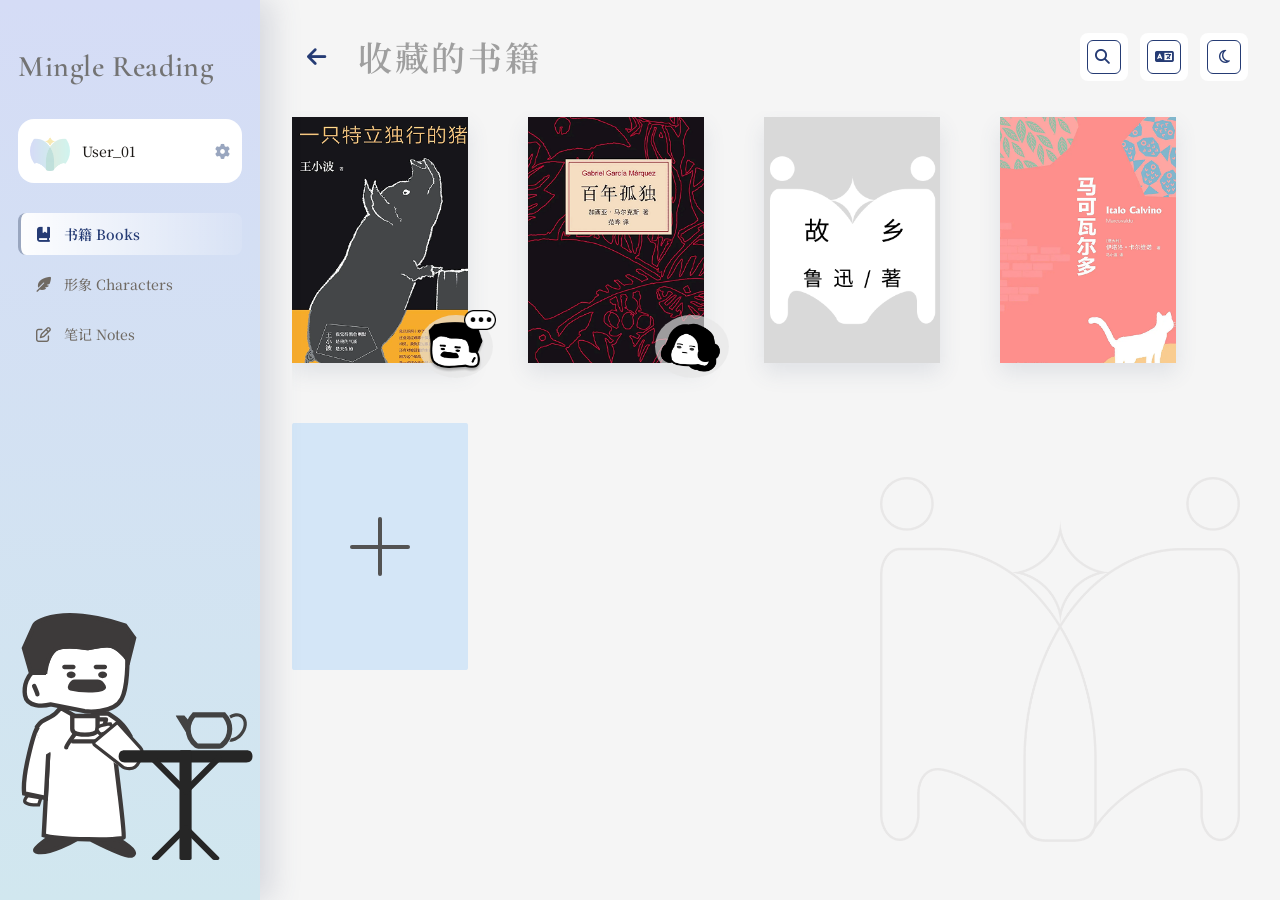
<file: frontend/favorites.html>
<!DOCTYPE html>
<html lang="zh-CN">
<head>
  <meta charset="UTF-8" />
  <meta name="viewport" content="width=device-width, initial-scale=1.0" />
  <title>收藏的书籍 - Mingle Reading</title>
  <link rel="preconnect" href="https://fonts.googleapis.com" />
  <link rel="preconnect" href="https://fonts.gstatic.com" crossorigin />
  <link href="https://fonts.googleapis.com/css2?family=Cormorant+Garamond:wght@500;600&family=Noto+Serif+SC:wght@400;500;600&display=swap" rel="stylesheet" />
  <link rel="stylesheet" href="https://cdnjs.cloudflare.com/ajax/libs/font-awesome/6.5.1/css/all.min.css" />
  <style>
    :root {
      --primary: #C5DAF2;
      --sidebar-start: #D5DCF6;
      --sidebar-end: #D1E7EF;
      --active-text: #253B74;
      --active-border: #99A6BF;
      --text-primary: #1E1B18;
      --text-secondary: #706A63;
      --text-light: #B7B0A7;
      --page-bg: #F9F7F5;
      --surface: #FFFFFF;
      --hover: #A5B6CF;
      --placeholder: #E9E5DF;
    }

    * {
      box-sizing: border-box;
    }

    html {
      scrollbar-color: #99A6BF #ECE8E3;
      scrollbar-width: thin;
    }

    body {
      margin: 0;
      min-height: 100vh;
      overflow: visible;
      background: #F5F5F5;
      color: var(--text-primary);
      font-family: "Noto Serif SC", "Cormorant Garamond", Georgia, serif;
      font-weight: 400;
    }

    body::-webkit-scrollbar {
      width: 12px;
    }

    body::-webkit-scrollbar-track {
      background: #F5F5F5;
    }

    body::-webkit-scrollbar-thumb {
      background: #99A6BF;
      border: 3px solid #ECE8E3;
      border-radius: 999px;
    }

    .app {
      display: flex;
      width: 100vw;
      height: 100vh;
      margin: 0;
      background: var(--page-bg);
      overflow: hidden;
    }

    .sidebar {
      position: sticky;
      top: 0;
      z-index: 2;
      display: flex;
      flex: 0 0 260px;
      flex-direction: column;
      height: 100vh;
      padding: 24px 18px 20px;
      background: linear-gradient(180deg, var(--sidebar-start) 0%, var(--sidebar-end) 100%);
      box-shadow: 12px 0 28px rgba(77, 88, 124, 0.18);
    }

    .logo {
      margin: 0 0 34px;
      padding-top: 24px;
      color: #737373;
      font-family: "Cormorant Garamond", "Noto Serif SC", serif;
      font-size: 30px;
      font-weight: 600;
      letter-spacing: 0.02em;
    }

    .user-card {
      display: flex;
      align-items: center;
      gap: 12px;
      margin-bottom: 30px;
      padding: 12px;
      border-radius: 16px;
      background: #FFFFFF;
      color: var(--text-primary);
      text-decoration: none;
      cursor: pointer;
      transition: transform 0.2s ease, box-shadow 0.2s ease;
    }

    .user-card:hover {
      box-shadow: 0 8px 20px rgba(77, 88, 124, 0.12);
      transform: translateY(-1px);
    }

    .avatar {
      display: block;
      width: 40px;
      height: 40px;
      border-radius: 50%;
      object-fit: cover;
      background: #FFFFFF;
    }

    .username {
      margin: 0;
      color: var(--text-primary);
      font-size: 14px;
      font-weight: 500;
    }

    .settings-icon {
      margin-left: auto;
      color: #99A6BF;
      font-size: 15px;
    }

    .nav-block {
      display: grid;
      gap: 8px;
      margin-bottom: 26px;
    }

    .nav-item {
      display: flex;
      align-items: center;
      gap: 12px;
      min-height: 42px;
      padding: 0 13px;
      border-left: 3px solid transparent;
      border-radius: 8px;
      color: var(--text-secondary);
      font-size: 14px;
      font-weight: 500;
      text-decoration: none;
      cursor: pointer;
      transition: background 0.2s ease, color 0.2s ease, transform 0.2s ease;
    }

    .nav-item:hover,
    .nav-item.active {
      background: linear-gradient(90deg, rgba(255, 255, 255, 0.95), rgba(255, 255, 255, 0.1));
      color: var(--active-text);
    }

    .nav-item:hover {
      transform: translateX(2px);
    }

    .nav-item.active {
      border-left-color: var(--active-border);
      font-weight: 600;
    }

    .nav-item i {
      width: 18px;
      text-align: center;
      color: currentColor;
      font-size: 15px;
    }

    .section-title {
      margin: 0 0 12px 16px;
      color: rgba(37, 59, 116, 0.68);
      font-size: 12px;
      font-weight: 600;
      letter-spacing: 1px;
    }

    .mascot {
      display: grid;
      width: 100%;
      min-height: 33vh;
      max-height: 33vh;
      margin-top: auto;
      place-items: center;
      overflow: visible;
    }

    .mascot img {
      width: min(245px, 110%);
      height: auto;
      object-fit: contain;
    }

    .main {
      position: relative;
      display: flex;
      flex: 1;
      flex-direction: column;
      height: 100vh;
      min-width: 0;
      padding: 32px;
      overflow: hidden;
      background: #F5F5F5;
    }

    .main-header {
      position: relative;
      z-index: 3;
      flex: 0 0 auto;
      display: flex;
      justify-content: space-between;
      align-items: center;
      gap: 24px;
      margin-bottom: 30px;
    }

    .page-title {
      margin: 0;
      color: #9F9F9F;
      font-size: 34px;
      font-weight: 600;
      letter-spacing: 0.08em;
    }

    .main-actions {
      display: flex;
      align-items: center;
      gap: 12px;
    }

    .action-button,
    .search-control {
      position: relative;
      display: flex;
      align-items: center;
      justify-content: center;
      width: 48px;
      height: 48px;
      border: 0;
      border-radius: 8px;
      background: #FFFFFF;
      color: var(--active-text);
      cursor: pointer;
      transition: width 0.24s ease, box-shadow 0.2s ease, transform 0.2s ease;
    }

    .action-button::before,
    .search-control::before {
      position: absolute;
      inset: 7px;
      border: 1px solid var(--active-text);
      border-radius: 6px;
      content: "";
      pointer-events: none;
    }

    .action-button:hover,
    .search-control:hover,
    .search-control:focus-within {
      box-shadow: 4px 6px 14px rgba(77, 88, 124, 0.12);
      transform: translateY(-1px);
    }

    .search-control {
      overflow: hidden;
    }

    .search-control:hover,
    .search-control:focus-within {
      justify-content: flex-start;
      width: 260px;
      padding: 0 18px;
    }

    .search-control i,
    .action-button i {
      z-index: 1;
      color: var(--active-text);
      font-size: 15px;
    }

    .search-input {
      z-index: 1;
      width: 0;
      border: 0;
      outline: 0;
      background: transparent;
      color: var(--text-primary);
      font: inherit;
      font-size: 15px;
      opacity: 0;
      cursor: text;
      transition: width 0.2s ease, margin 0.2s ease, opacity 0.2s ease;
    }

    .search-control:hover .search-input,
    .search-control:focus-within .search-input {
      width: 180px;
      margin-left: 10px;
      opacity: 1;
    }

    .search-input::placeholder {
      color: #B7B0A7;
    }

    .main-watermark {
      position: absolute;
      right: 40px;
      bottom: 32px;
      z-index: 0;
      display: grid;
      width: min(360px, 42vw);
      aspect-ratio: 1 / 1.16;
      place-items: center;
      color: rgba(37, 59, 116, 0.12);
      pointer-events: none;
    }

    .main-watermark img {
      width: 100%;
      height: auto;
      object-fit: contain;
    }

    .card-scroll {
      position: relative;
      z-index: 1;
      flex: 1;
      min-height: 0;
      overflow-y: auto;
      padding: 0 72px 48px 0;
      scrollbar-color: #99A6BF rgba(255, 255, 255, 0.5);
      scrollbar-width: thin;
    }

    .card-scroll::-webkit-scrollbar {
      width: 10px;
    }

    .card-scroll::-webkit-scrollbar-track {
      background: rgba(255, 255, 255, 0.5);
      border-radius: 999px;
    }

    .card-scroll::-webkit-scrollbar-thumb {
      background: #99A6BF;
      border: 2px solid rgba(255, 255, 255, 0.5);
      border-radius: 999px;
    }

    .card-grid {
      display: grid;
      grid-template-columns: repeat(2, minmax(0, 1fr));
      gap: 120px;
      width: min(100%, 1300px);
      margin: 0 auto;
    }

    .create-card {
      display: grid;
      place-items: center;
      background: #FFFFFF;
    }

    .create-card::after {
      display: none;
    }

    .create-plus {
      color: var(--active-text);
      font-size: 76px;
      font-weight: 400;
      line-height: 1;
    }

    .favorite-heading {
      display: flex;
      align-items: center;
      gap: 18px;
      min-width: 0;
    }

    .back-arrow {
      display: inline-flex;
      align-items: center;
      justify-content: center;
      width: 48px;
      height: 48px;
      border-radius: 8px;
      color: var(--active-text);
      text-decoration: none;
      transition: background 0.2s ease, transform 0.2s ease;
    }

    .back-arrow:hover {
      background: rgba(255, 255, 255, 0.78);
      transform: translateX(-2px);
    }

    .back-arrow i {
      font-size: 22px;
    }

    .book-grid {
      display: grid;
      grid-template-columns: repeat(4, minmax(0, 1fr));
      gap: 60px;
      width: min(100%, 1100px);
      margin: 0 auto;
      padding-top: 6px;
    }

    .book-card {
      position: relative;
      display: block;
      width: 100%;
      aspect-ratio: 3 / 4.2;
      overflow: visible;
      border: 0;
      border-radius: 2px;
      background: #D4E6F7;
      box-shadow: 0 10px 22px rgba(77, 88, 124, 0.12);
      padding: 0;
      cursor: pointer;
      text-decoration: none;
      transition: transform 0.2s ease, box-shadow 0.2s ease;
    }

    .book-card:hover {
      box-shadow: 0 14px 28px rgba(77, 88, 124, 0.16);
      transform: translateY(-2px);
    }

    .book-cover {
      display: block;
      width: 100%;
      height: 100%;
      object-fit: cover;
    }

    .book-badge {
      position: absolute;
      right: -14%;
      bottom: -6%;
      z-index: 2;
      display: grid;
      width: 42%;
      aspect-ratio: 117.54 / 100.5;
      place-items: center;
      border-radius: 50%;
      background: rgba(231, 231, 231, 0.65);
    }

    .book-badge img {
      width: 85%;
      height: 85%;
      object-fit: contain;
    }

    .book-badge .book-badge-notification {
      position: absolute;
      top: -8%;
      right: -4%;
      z-index: 3;
      width: 42.5%;
      height: auto;
      object-fit: contain;
      pointer-events: none;
    }

    .new-book-card {
      display: grid;
      place-items: center;
      box-shadow: none;
    }

    .new-book-card::before,
    .new-book-card::after {
      grid-area: 1 / 1;
      display: block;
      border-radius: 999px;
      background: #535353;
      content: "";
    }

    .new-book-card::before {
      width: 34%;
      height: 4px;
    }

    .new-book-card::after {
      width: 4px;
      height: 24%;
    }

    .bottom-tabs {
      display: none;
    }

    @media (max-width: 1023px) {
      .app {
        width: 100%;
        aspect-ratio: auto;
      }

      .sidebar {
        flex-basis: 80px;
        padding: 24px 12px 18px;
      }

      .logo {
        text-align: center;
        font-size: 20px;
        line-height: 1;
      }

      .logo-text,
      .user-info,
      .nav-label,
      .section-title {
        display: none;
      }

      .user-card,
      .nav-item {
        justify-content: center;
        padding-right: 0;
        padding-left: 0;
      }

      .user-card {
        width: 54px;
        height: 54px;
        margin-right: auto;
        margin-left: auto;
      }

      .settings-icon {
        display: none;
      }

      .nav-item i {
        width: auto;
      }

      .mascot {
        min-height: 28vh;
      }

      .page-title {
        font-size: 30px;
      }

      .book-grid {
        grid-template-columns: repeat(3, minmax(0, 1fr));
        gap: 34px;
      }
    }

    @media (max-width: 767px) {
      .app {
        display: block;
        padding-bottom: 76px;
      }

      .sidebar {
        display: none;
      }

      .main {
        padding: 24px 18px;
      }

      .main-header {
        align-items: flex-start;
        gap: 16px;
      }

      .main-actions {
        gap: 8px;
      }

      .action-button,
      .search-control {
        width: 44px;
        height: 44px;
      }

      .search-control:hover,
      .search-control:focus-within {
        width: min(220px, calc(100vw - 132px));
      }

      .search-control:hover .search-input,
      .search-control:focus-within .search-input {
        width: 145px;
      }

      .card-grid {
        grid-template-columns: 1fr;
      }

      .book-grid {
        grid-template-columns: repeat(2, minmax(0, 1fr));
        gap: 24px;
        width: min(100%, 420px);
      }

      .favorite-heading {
        gap: 10px;
      }

      .back-arrow {
        width: 44px;
        height: 44px;
      }

      .category-card {
        aspect-ratio: 20 / 11;
      }

      .bottom-tabs {
        position: fixed;
        right: 0;
        bottom: 0;
        left: 0;
        z-index: 10;
        display: grid;
        grid-template-columns: repeat(3, 1fr);
        width: min(1440px, 100%);
        margin: 0 auto;
        padding: 9px 12px 11px;
        border-top: 1px solid rgba(153, 166, 191, 0.35);
        background: #FFFFFF;
      }

      .tab-item {
        display: grid;
        gap: 4px;
        place-items: center;
        border: 0;
        background: transparent;
        color: var(--text-secondary);
        font: inherit;
        font-size: 11px;
        cursor: pointer;
      }

      .tab-item i {
        font-size: 17px;
      }

      .tab-item.active {
        color: var(--active-text);
      }
    }
  </style>
</head>
<body>
  <div class="app">
    <aside class="sidebar" aria-label="侧边栏导航">
      <h1 class="logo"><span class="logo-text">Mingle Reading</span></h1>

      <a class="user-card" href="user-settings.html" aria-label="进入用户设置页面">
        <img class="avatar" src="logo1.png" alt="用户头像" />
        <div class="user-info">
          <p class="username">User_01</p>
        </div>
        <i class="settings-icon fa-solid fa-gear" aria-hidden="true"></i>
      </a>

      <nav class="nav-block" aria-label="主菜单">
        <a class="nav-item active" href="#"><i class="fa-solid fa-book-bookmark"></i><span class="nav-label">书籍 Books</span></a>
        <a class="nav-item" href="role.html?mode=profile"><i class="fa-solid fa-feather-pointed"></i><span class="nav-label">形象 Characters</span></a>
        <a class="nav-item" href="#"><i class="fa-regular fa-pen-to-square"></i><span class="nav-label">笔记 Notes</span></a>
      </nav>

      <div class="mascot" aria-label="简笔画吉祥物占位图">
        <img src="waitingMascot_Luxun.svg" alt="等待吉祥物" />
      </div>
    </aside>

    <main class="main">
      <header class="main-header" aria-label="收藏的书籍工具栏">
        <div class="favorite-heading">
          <a class="back-arrow" href="index.html" aria-label="返回首页">
            <i class="fa-solid fa-arrow-left" aria-hidden="true"></i>
          </a>
          <h1 class="page-title">收藏的书籍</h1>
        </div>
        <div class="main-actions">
          <label class="search-control" aria-label="查找收藏的书籍">
            <i class="fa-solid fa-magnifying-glass" aria-hidden="true"></i>
            <input class="search-input" type="search" placeholder="查找收藏的书籍" />
          </label>
          <button class="action-button" type="button" aria-label="切换语言">
            <i class="fa-solid fa-language" aria-hidden="true"></i>
          </button>
          <button class="action-button" type="button" aria-label="切换深夜或白昼模式">
            <i class="fa-regular fa-moon" aria-hidden="true"></i>
          </button>
        </div>
      </header>

      <div class="main-watermark" aria-hidden="true">
        <img src="watermark.png" alt="" />
      </div>

      <div class="card-scroll">
        <section class="book-grid" aria-label="收藏的书籍">
          <a class="book-card" href="aPig.html" aria-label="特立独行的猪">
            <img class="book-cover" src="bookCover_aPig.png" alt="特立独行的猪书籍封面" />
            <span class="book-badge" aria-hidden="true">
              <img src="bookCornerBadge_Luxun.png" alt="" />
              <img class="book-badge-notification" src="bookBadgeNotification.png" alt="" />
            </span>
          </a>
          <a class="book-card" href="100yrs.html" aria-label="百年孤独">
            <img class="book-cover" src="bookCover_100yrsofSolitude.png" alt="百年孤独书籍封面" />
            <span class="book-badge" aria-hidden="true">
              <img src="bookCornerBadge_Eileen.png" alt="" />
            </span>
          </a>
          <article class="book-card" aria-label="故乡">
            <img class="book-cover" src="bookCover_Guxiang.png" alt="故乡书籍封面" />
          </article>
          <article class="book-card" aria-label="马可瓦多">
            <img class="book-cover" src="bookCover_MarcoValdo.png" alt="马可瓦多书籍封面" />
          </article>
          <button class="book-card new-book-card" type="button" aria-label="上传本地书籍" data-upload-book-trigger></button>
          <input type="file" data-upload-book-input accept=".txt,.pdf,.epub" hidden />
        </section>
      </div>
    </main>
  </div>

  <script>
    async function fetchJSON(url, options = {}) {
      const response = await fetch(url, options);
      if (!response.ok) {
        throw new Error(`Request failed: ${response.status}`);
      }
      return response.json();
    }

    function setUploadStatus(text) {
      const button = document.querySelector("[data-upload-book-trigger]");
      button.setAttribute("aria-label", text);
      button.title = text;
    }

    async function pollUploadJob(jobId) {
      let current = await fetchJSON(`/api/upload-jobs/${encodeURIComponent(jobId)}`);
      while (current.status !== "completed" && current.status !== "failed") {
        setUploadStatus(current.message || current.title || "正在处理上传文件...");
        await new Promise((resolve) => window.setTimeout(resolve, 1200));
        current = await fetchJSON(`/api/upload-jobs/${encodeURIComponent(jobId)}`);
      }
      if (current.status === "failed") {
        throw new Error(current.error || current.message || "上传处理失败");
      }
      return current.result || current;
    }

    async function uploadSelectedBook(file) {
      if (!file) return;
      const button = document.querySelector("[data-upload-book-trigger]");
      button.disabled = true;
      setUploadStatus("正在上传本地书籍...");

      try {
        const body = new FormData();
        body.append("file", file);
        const job = await fetchJSON("/api/upload-jobs", {
          method: "POST",
          body,
        });
        const result = await pollUploadJob(job.job_id);
        const bookId = result.book_id || result.result?.book_id || result.book?.book_id;
        if (!bookId) {
          throw new Error("上传完成，但没有返回 book_id");
        }
        window.localStorage.setItem("mingle:selectedBookId", bookId);
        window.location.href = `role.html?mode=reader&return=favorites.html&book_id=${encodeURIComponent(bookId)}`;
      } catch (error) {
        console.error(error);
        setUploadStatus(`上传失败：${error.message}`);
      } finally {
        button.disabled = false;
      }
    }

    document.querySelector("[data-upload-book-trigger]").addEventListener("click", () => {
      document.querySelector("[data-upload-book-input]").click();
    });

    document.querySelector("[data-upload-book-input]").addEventListener("change", (event) => {
      uploadSelectedBook(event.target.files[0]).catch((error) => console.error(error));
      event.target.value = "";
    });
  </script>

  <nav class="bottom-tabs" aria-label="移动端底部导航">
    <button class="tab-item active" type="button"><i class="fa-solid fa-book-bookmark"></i><span>书籍</span></button>
    <button class="tab-item" type="button"><i class="fa-solid fa-feather-pointed"></i><span>形象</span></button>
    <button class="tab-item" type="button"><i class="fa-regular fa-pen-to-square"></i><span>笔记</span></button>
  </nav>
</body>
</html>
</file>
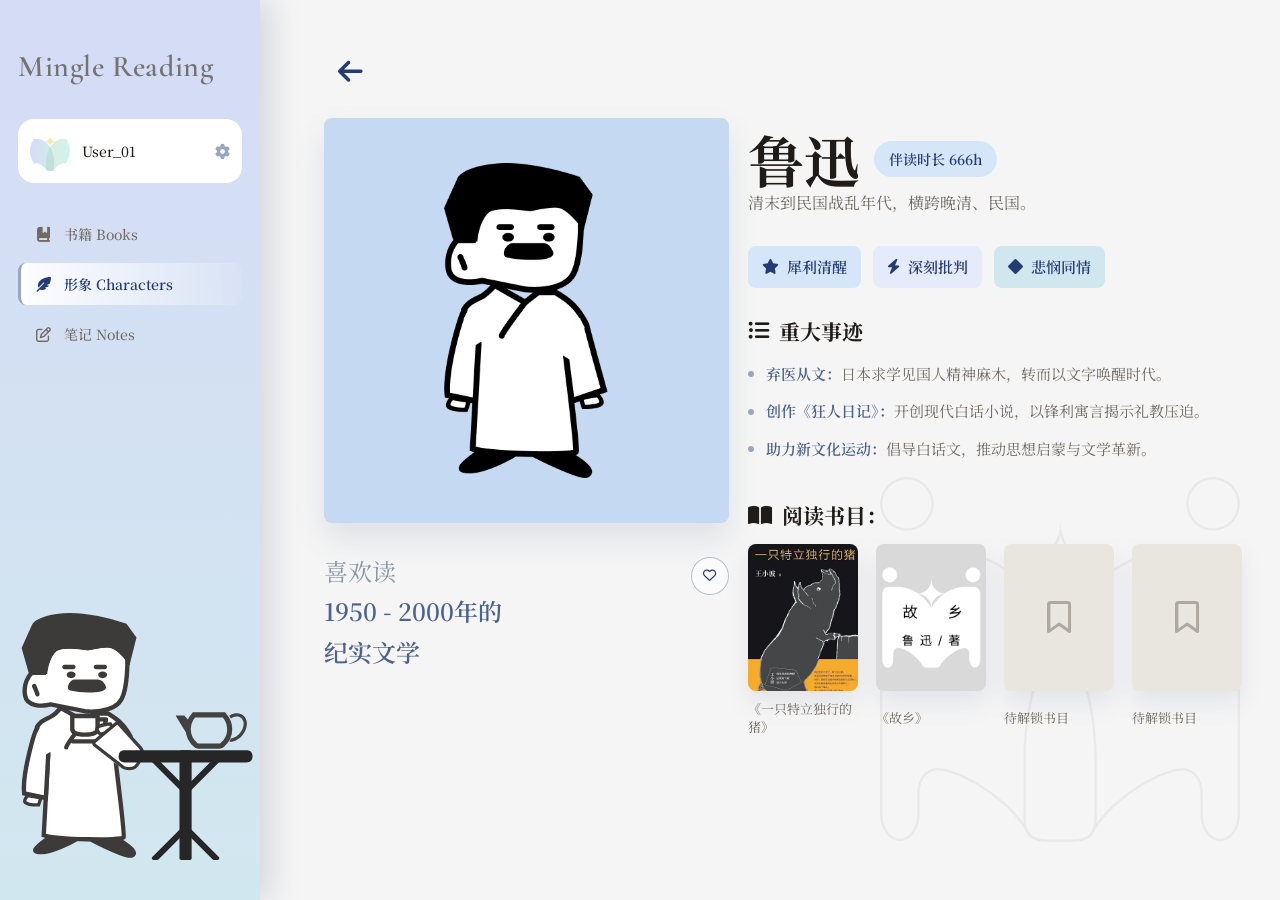
<file: frontend/Luxun.html>
<!DOCTYPE html>
<html lang="zh-CN">
<head>
  <meta charset="UTF-8" />
  <meta name="viewport" content="width=device-width, initial-scale=1.0" />
  <title>鲁迅 - Mingle Reading</title>
  <link rel="preconnect" href="https://fonts.googleapis.com" />
  <link rel="preconnect" href="https://fonts.gstatic.com" crossorigin />
  <link href="https://fonts.googleapis.com/css2?family=Cormorant+Garamond:wght@500;600&family=Noto+Serif+SC:wght@400;500;600&display=swap" rel="stylesheet" />
  <link rel="stylesheet" href="https://cdnjs.cloudflare.com/ajax/libs/font-awesome/6.5.1/css/all.min.css" />
  <style>
    :root {
      --primary: #C5DAF2;
      --sidebar-start: #D5DCF6;
      --sidebar-end: #D1E7EF;
      --active-text: #253B74;
      --active-border: #99A6BF;
      --text-primary: #1E1B18;
      --text-secondary: #706A63;
      --text-light: #B7B0A7;
      --page-bg: #F9F7F5;
      --surface: #FFFFFF;
      --hover: #A5B6CF;
    }

    * {
      box-sizing: border-box;
    }

    html,
    body {
      margin: 0;
      min-height: 100%;
    }

    body {
      min-height: 100vh;
      overflow: hidden;
      background: #F5F5F5;
      color: var(--text-primary);
      font-family: "Noto Serif SC", "Cormorant Garamond", Georgia, serif;
      font-weight: 400;
    }

    .app {
      display: flex;
      width: 100vw;
      height: 100vh;
      background: var(--page-bg);
      overflow: hidden;
    }

    .sidebar {
      position: sticky;
      top: 0;
      z-index: 2;
      display: flex;
      flex: 0 0 260px;
      flex-direction: column;
      height: 100vh;
      padding: 24px 18px 20px;
      background: linear-gradient(180deg, var(--sidebar-start) 0%, var(--sidebar-end) 100%);
      box-shadow: 12px 0 28px rgba(77, 88, 124, 0.18);
    }

    .logo {
      margin: 0 0 34px;
      padding-top: 24px;
      color: #737373;
      font-family: "Cormorant Garamond", "Noto Serif SC", serif;
      font-size: 30px;
      font-weight: 600;
      letter-spacing: 0.02em;
    }

    .user-card {
      display: flex;
      align-items: center;
      gap: 12px;
      margin-bottom: 30px;
      padding: 12px;
      border-radius: 16px;
      background: #FFFFFF;
      color: var(--text-primary);
      text-decoration: none;
      cursor: pointer;
      transition: box-shadow 0.2s ease, transform 0.2s ease;
    }

    .user-card:hover {
      box-shadow: 0 8px 20px rgba(77, 88, 124, 0.12);
      transform: translateY(-1px);
    }

    .avatar {
      display: block;
      width: 40px;
      height: 40px;
      border-radius: 50%;
      object-fit: cover;
      background: #FFFFFF;
    }

    .username {
      margin: 0;
      color: var(--text-primary);
      font-size: 14px;
      font-weight: 500;
    }

    .settings-icon {
      margin-left: auto;
      color: #99A6BF;
      font-size: 15px;
    }

    .nav-block {
      display: grid;
      gap: 8px;
      margin-bottom: 26px;
    }

    .nav-item {
      display: flex;
      align-items: center;
      gap: 12px;
      min-height: 42px;
      padding: 0 13px;
      border-left: 3px solid transparent;
      border-radius: 8px;
      color: var(--text-secondary);
      font-size: 14px;
      font-weight: 500;
      text-decoration: none;
      cursor: pointer;
      transition: background 0.2s ease, color 0.2s ease, transform 0.2s ease;
    }

    .nav-item:hover,
    .nav-item.active {
      background: linear-gradient(90deg, rgba(255, 255, 255, 0.95), rgba(255, 255, 255, 0.1));
      color: var(--active-text);
    }

    .nav-item:hover {
      transform: translateX(2px);
    }

    .nav-item.active {
      border-left-color: var(--active-border);
      font-weight: 600;
    }

    .nav-item i {
      width: 18px;
      text-align: center;
      color: currentColor;
      font-size: 15px;
    }

    .mascot {
      display: grid;
      width: 100%;
      min-height: 33vh;
      max-height: 33vh;
      margin-top: auto;
      place-items: center;
      overflow: visible;
    }

    .mascot img {
      width: min(245px, 110%);
      height: auto;
      object-fit: contain;
    }

    .main {
      position: relative;
      display: flex;
      flex: 1 1 auto;
      flex-direction: column;
      height: 100vh;
      min-width: 0;
      overflow-y: auto;
      padding: clamp(42px, 5vw, 72px);
      background: #F5F5F5;
    }

    .main-back-arrow {
      position: relative;
      z-index: 3;
      display: grid;
      width: 52px;
      height: 52px;
      flex: 0 0 auto;
      place-items: center;
      margin: -18px 0 20px;
      border-radius: 8px;
      color: var(--active-text);
      text-decoration: none;
      transition: background 0.2s ease, transform 0.2s ease;
    }

    .main-back-arrow:hover {
      background: rgba(255, 255, 255, 0.78);
      transform: translateX(-2px);
    }

    .main-back-arrow i {
      font-size: 28px;
    }

    .main-watermark {
      position: fixed;
      right: 40px;
      bottom: 32px;
      z-index: 0;
      display: grid;
      width: min(360px, 38vw);
      aspect-ratio: 1 / 1.16;
      place-items: center;
      pointer-events: none;
      opacity: 0.8;
    }

    .main-watermark img {
      width: 100%;
      height: auto;
      object-fit: contain;
    }

    .profile-layout {
      position: relative;
      z-index: 1;
      display: grid;
      width: min(100%, 1180px);
      min-height: calc(100vh - 144px);
      grid-template-columns: minmax(260px, 360px) minmax(0, 1fr);
      gap: clamp(36px, 5vw, 72px);
      align-items: start;
      margin: 0 auto;
    }

    .left-profile {
      display: grid;
      gap: 28px;
      align-content: start;
    }

    .avatar-panel {
      display: grid;
      aspect-ratio: 1 / 1;
      place-items: center;
      border-radius: 8px;
      background: #C5DAF2;
      box-shadow: 0 16px 32px rgba(77, 88, 124, 0.12);
    }

    .avatar-panel img {
      width: min(62%, 210px);
      max-height: 78%;
      object-fit: contain;
    }

    .preference {
      position: relative;
      padding-right: 48px;
      color: #8A97AA;
      font-size: clamp(18px, 2vw, 24px);
      line-height: 1.7;
    }

    .preference p {
      margin: 0;
    }

    .preference strong {
      color: #4D638D;
      font-weight: 600;
    }

    .heart-button {
      position: absolute;
      top: 6px;
      right: 0;
      display: grid;
      width: 38px;
      height: 38px;
      place-items: center;
      border: 1px solid rgba(37, 59, 116, 0.32);
      border-radius: 50%;
      background: rgba(255, 255, 255, 0.62);
      color: var(--active-text);
      cursor: pointer;
    }

    .right-profile {
      display: grid;
      gap: 28px;
      padding-top: 12px;
    }

    .profile-heading {
      display: flex;
      align-items: center;
      gap: 14px;
      flex-wrap: wrap;
    }

    .profile-heading h1 {
      margin: 0;
      color: var(--text-primary);
      font-size: clamp(34px, 5vw, 56px);
      font-weight: 700;
      line-height: 1.05;
    }

    .duration-tag {
      display: inline-flex;
      align-items: center;
      min-height: 36px;
      border-radius: 999px;
      padding: 7px 15px;
      background: #D4E6F7;
      color: var(--active-text);
      font-size: 14px;
      font-weight: 600;
    }

    .intro {
      margin: 0;
      color: var(--text-secondary);
      font-size: 16px;
      line-height: 1.8;
    }

    .style-tags {
      display: flex;
      flex-wrap: wrap;
      gap: 12px;
    }

    .style-tag {
      display: inline-flex;
      min-height: 42px;
      align-items: center;
      gap: 8px;
      border-radius: 8px;
      padding: 10px 14px;
      color: var(--active-text);
      font-size: 15px;
      font-weight: 600;
    }

    .style-tag:nth-child(1) {
      background: #D4E6F7;
    }

    .style-tag:nth-child(2) {
      background: #E6EBFB;
    }

    .style-tag:nth-child(3) {
      background: #D1E7EF;
    }

    .section-title {
      display: flex;
      align-items: center;
      gap: 10px;
      margin: 0 0 14px;
      color: var(--text-primary);
      font-size: 21px;
      font-weight: 700;
    }

    .deeds {
      margin: 0;
      padding: 0;
      list-style: none;
      color: var(--text-secondary);
      font-size: 15px;
      line-height: 1.9;
    }

    .deeds li {
      position: relative;
      margin-bottom: 9px;
      padding-left: 18px;
    }

    .deeds li::before {
      position: absolute;
      top: 0.78em;
      left: 0;
      width: 6px;
      height: 6px;
      border-radius: 50%;
      background: var(--active-border);
      content: "";
    }

    .deeds strong {
      color: #4D638D;
      font-weight: 600;
    }

    .book-row {
      display: grid;
      grid-template-columns: repeat(4, minmax(110px, 1fr));
      gap: 18px;
      max-width: 720px;
    }

    .book-item {
      display: grid;
      gap: 9px;
    }

    .book-cover {
      display: grid;
      aspect-ratio: 3 / 4;
      place-items: center;
      border-radius: 8px;
      background: #E9E5DF;
      overflow: hidden;
      box-shadow: 0 12px 24px rgba(77, 88, 124, 0.1);
    }

    .book-cover img {
      width: 100%;
      height: 100%;
      object-fit: cover;
    }

    .book-placeholder {
      color: #AFA8A0;
      font-size: 32px;
    }

    .book-name {
      margin: 0;
      color: var(--text-secondary);
      font-size: 13px;
      line-height: 1.4;
    }

    .bottom-tabs {
      display: none;
    }

    @media (max-width: 980px) {
      body {
        overflow-y: auto;
      }

      .app {
        min-height: 100vh;
        height: auto;
      }

      .sidebar {
        flex-basis: 80px;
        padding: 24px 12px 18px;
      }

      .logo {
        text-align: center;
        font-size: 20px;
        line-height: 1;
      }

      .logo-text,
      .user-info,
      .settings-icon,
      .nav-label,
      .section-title {
        display: none;
      }

      .user-card,
      .nav-item {
        justify-content: center;
        padding-right: 0;
        padding-left: 0;
      }

      .user-card {
        width: 54px;
        height: 54px;
        margin-right: auto;
        margin-left: auto;
      }

      .settings-icon {
        display: none;
      }

      .nav-item i {
        width: auto;
      }

      .mascot {
        min-height: 28vh;
      }

      .profile-layout {
        grid-template-columns: 1fr;
      }
    }

    @media (max-width: 720px) {
      .app {
        display: block;
        padding-bottom: 72px;
      }

      .sidebar {
        display: none;
      }

      .main {
        min-height: 100vh;
        padding: 24px 18px 42px;
      }

      .main-watermark {
        right: 18px;
        bottom: 84px;
        width: 74vw;
      }

      .book-row {
        grid-template-columns: repeat(2, minmax(0, 1fr));
      }

      .bottom-tabs {
        position: fixed;
        right: 0;
        bottom: 0;
        left: 0;
        z-index: 10;
        display: grid;
        grid-template-columns: repeat(3, 1fr);
        min-height: 64px;
        background: #FFFFFF;
        box-shadow: 0 -8px 22px rgba(77, 88, 124, 0.12);
      }

      .tab-item {
        display: grid;
        place-items: center;
        gap: 3px;
        border: 0;
        background: transparent;
        color: var(--text-secondary);
        font: inherit;
        font-size: 11px;
      }

      .tab-item i {
        font-size: 17px;
      }

      .tab-item.active {
        color: var(--active-text);
      }
    }
  </style>
</head>
<body>
  <div class="app">
    <aside class="sidebar" aria-label="侧边栏导航">
      <h1 class="logo"><span class="logo-text">Mingle Reading</span></h1>

      <a class="user-card" href="user-settings.html" aria-label="进入用户设置页面">
        <img class="avatar" src="logo1.png" alt="用户头像" />
        <div class="user-info">
          <p class="username">User_01</p>
        </div>
        <i class="settings-icon fa-solid fa-gear" aria-hidden="true"></i>
      </a>

      <nav class="nav-block" aria-label="主菜单">
        <a class="nav-item" href="index.html"><i class="fa-solid fa-book-bookmark"></i><span class="nav-label">书籍 Books</span></a>
        <a class="nav-item active" href="role.html?mode=profile"><i class="fa-solid fa-feather-pointed"></i><span class="nav-label">形象 Characters</span></a>
        <a class="nav-item" href="#"><i class="fa-regular fa-pen-to-square"></i><span class="nav-label">笔记 Notes</span></a>
      </nav>

      <div class="mascot" aria-label="简笔画吉祥物占位图">
        <img src="waitingMascot_Luxun.svg" alt="等待吉祥物" />
      </div>
    </aside>

    <main class="main">
      <a class="main-back-arrow" href="role.html?mode=profile" aria-label="返回形象选择页面">
        <i class="fa-solid fa-arrow-left" aria-hidden="true"></i>
      </a>

      <div class="main-watermark" aria-hidden="true">
        <img src="watermark.png" alt="" />
      </div>

      <section class="profile-layout" aria-label="鲁迅形象介绍">
        <aside class="left-profile">
          <div class="avatar-panel" aria-label="鲁迅形象">
            <img src="celebrity_Luxun.png" alt="鲁迅形象" />
          </div>

          <div class="preference">
            <p>喜欢读</p>
            <p><strong>1950 - 2000年的</strong></p>
            <p><strong>纪实文学</strong></p>
            <button class="heart-button" type="button" aria-label="收藏鲁迅形象">
              <i class="fa-regular fa-heart" aria-hidden="true"></i>
            </button>
          </div>
        </aside>

        <section class="right-profile">
          <div>
            <div class="profile-heading">
              <h1>鲁迅</h1>
              <span class="duration-tag">伴读时长 666h</span>
            </div>
            <p class="intro">清末到民国战乱年代，横跨晚清、民国。</p>
          </div>

          <div class="style-tags" aria-label="人物风格标签">
            <span class="style-tag"><i class="fa-solid fa-star" aria-hidden="true"></i>犀利清醒</span>
            <span class="style-tag"><i class="fa-solid fa-bolt" aria-hidden="true"></i>深刻批判</span>
            <span class="style-tag"><i class="fa-solid fa-diamond" aria-hidden="true"></i>悲悯同情</span>
          </div>

          <section aria-label="重大事迹">
            <h2 class="section-title"><i class="fa-solid fa-list-ul" aria-hidden="true"></i>重大事迹</h2>
            <ul class="deeds">
              <li><strong>弃医从文：</strong>日本求学见国人精神麻木，转而以文字唤醒时代。</li>
              <li><strong>创作《狂人日记》：</strong>开创现代白话小说，以锋利寓言揭示礼教压迫。</li>
              <li><strong>助力新文化运动：</strong>倡导白话文，推动思想启蒙与文学革新。</li>
            </ul>
          </section>

          <section aria-label="阅读书目">
            <h2 class="section-title"><i class="fa-solid fa-book-open" aria-hidden="true"></i>阅读书目：</h2>
            <div class="book-row">
              <article class="book-item">
                <div class="book-cover">
                  <img src="bookCover_aPig.png" alt="一只特立独行的猪" />
                </div>
                <p class="book-name">《一只特立独行的猪》</p>
              </article>
              <article class="book-item">
                <div class="book-cover">
                  <img src="bookCover_Guxiang.png" alt="故乡" />
                </div>
                <p class="book-name">《故乡》</p>
              </article>
              <article class="book-item">
                <div class="book-cover book-placeholder">
                  <i class="fa-regular fa-bookmark" aria-hidden="true"></i>
                </div>
                <p class="book-name">待解锁书目</p>
              </article>
              <article class="book-item">
                <div class="book-cover book-placeholder">
                  <i class="fa-regular fa-bookmark" aria-hidden="true"></i>
                </div>
                <p class="book-name">待解锁书目</p>
              </article>
            </div>
          </section>
        </section>
      </section>
    </main>
  </div>

  <nav class="bottom-tabs" aria-label="移动端底部导航">
    <button class="tab-item" type="button" onclick="window.location.href='index.html'"><i class="fa-solid fa-book-bookmark"></i><span>书籍</span></button>
    <button class="tab-item active" type="button" onclick="window.location.href='role.html?mode=profile'"><i class="fa-solid fa-feather-pointed"></i><span>形象</span></button>
    <button class="tab-item" type="button"><i class="fa-regular fa-pen-to-square"></i><span>笔记</span></button>
  </nav>
</body>
</html>
</file>
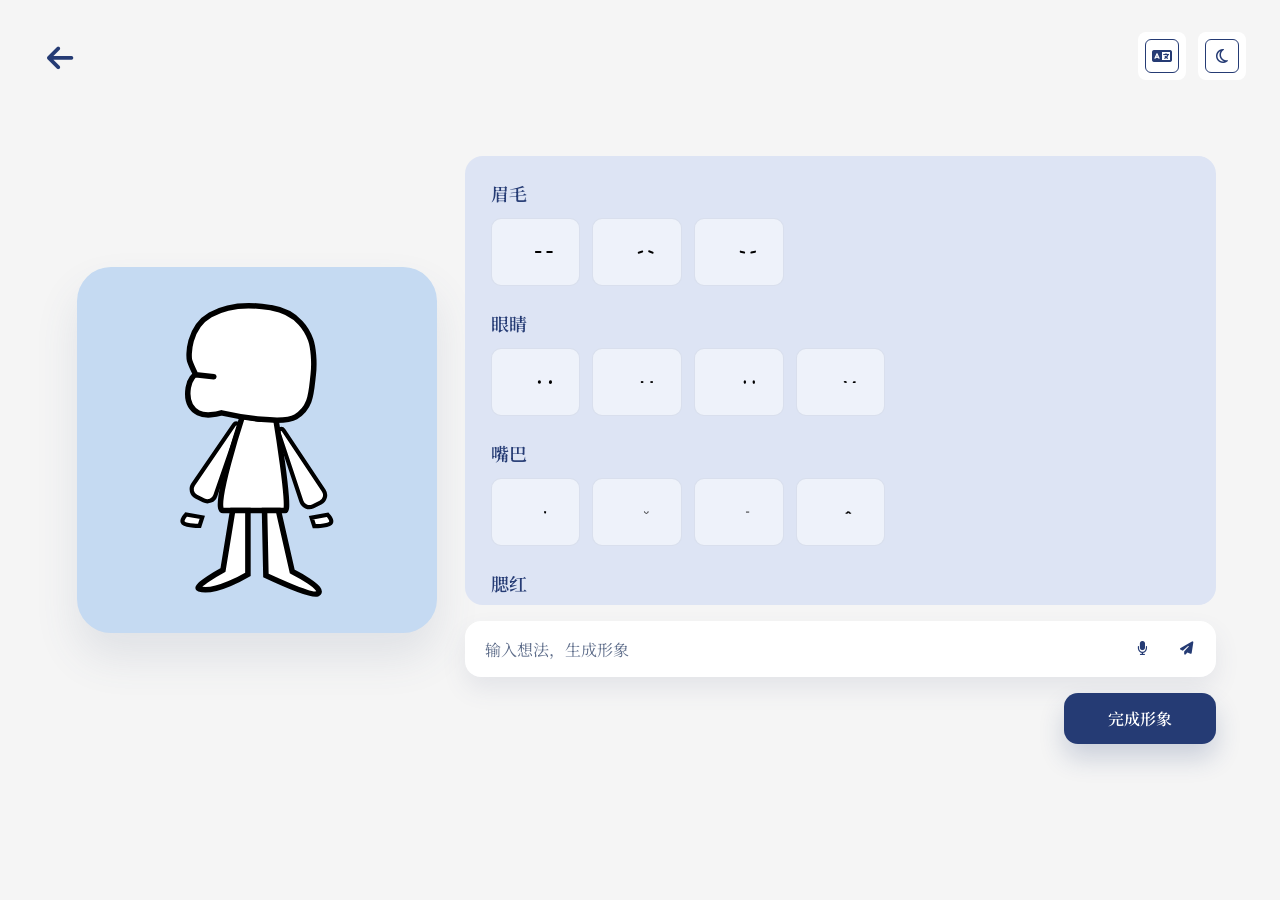
<file: frontend/personalization.html>
<!DOCTYPE html>
<html lang="zh-CN">
<head>
  <meta charset="UTF-8" />
  <meta name="viewport" content="width=device-width, initial-scale=1.0" />
  <title>Personalization - Mingle Reading</title>
  <link rel="preconnect" href="https://fonts.googleapis.com" />
  <link rel="preconnect" href="https://fonts.gstatic.com" crossorigin />
  <link href="https://fonts.googleapis.com/css2?family=Cormorant+Garamond:wght@500;600&family=Noto+Serif+SC:wght@400;500;600&display=swap" rel="stylesheet" />
  <link rel="stylesheet" href="https://cdnjs.cloudflare.com/ajax/libs/font-awesome/6.5.1/css/all.min.css" />
  <style>
    :root {
      --page-bg: #F5F5F5;
      --preview-bg: #C5DAF2;
      --panel-bg: #DDE4F4;
      --panel-soft: #EEF2FA;
      --text-primary: #1E1B18;
      --text-muted: #5E6D8A;
      --accent: #253B74;
      --accent-soft: #AFC4E8;
      --surface: #FFFFFF;
      --component-offset-x: -8px;
      --preview-size: 420px;
      --preview-left: clamp(48px, 6vw, 110px);
      --editor-right: clamp(38px, 5vw, 76px);
      --panel-gap: 36px;
    }

    * {
      box-sizing: border-box;
    }

    html,
    body {
      margin: 0;
      min-height: 100%;
    }

    body {
      min-height: 100vh;
      overflow: hidden;
      background: var(--page-bg);
      color: var(--text-primary);
      font-family: "Noto Serif SC", "Cormorant Garamond", Georgia, serif;
    }

    body.dark-mode {
      --page-bg: #171B28;
      --preview-bg: #50698E;
      --panel-bg: #273248;
      --panel-soft: #35415A;
      --text-primary: #F4F7FB;
      --text-muted: #BAC6DC;
      --accent: #DCE8FF;
      --accent-soft: #6E86B4;
      --surface: #202737;
    }

    .back-arrow {
      position: fixed;
      top: 32px;
      left: 34px;
      z-index: 5;
      display: grid;
      width: 52px;
      height: 52px;
      place-items: center;
      border-radius: 8px;
      color: var(--accent);
      text-decoration: none;
      transition: background 0.2s ease, transform 0.2s ease;
    }

    .back-arrow:hover {
      background: rgba(255, 255, 255, 0.76);
      transform: translateX(-2px);
    }

    .back-arrow i {
      font-size: 30px;
    }

    .top-actions {
      position: fixed;
      top: 32px;
      right: 34px;
      z-index: 5;
      display: flex;
      gap: 12px;
    }

    .top-action {
      position: relative;
      display: grid;
      width: 48px;
      height: 48px;
      place-items: center;
      border: 0;
      border-radius: 8px;
      background: var(--surface);
      color: var(--accent);
      cursor: pointer;
      transition: box-shadow 0.2s ease, transform 0.2s ease;
    }

    .top-action::before {
      position: absolute;
      inset: 7px;
      border: 1px solid var(--accent);
      border-radius: 6px;
      content: "";
      pointer-events: none;
    }

    .top-action:hover {
      box-shadow: 4px 6px 14px rgba(77, 88, 124, 0.14);
      transform: translateY(-1px);
    }

    .top-action i {
      z-index: 1;
      font-size: 16px;
    }

    .page {
      position: relative;
      min-height: 100vh;
      padding: 0;
    }

    .preview-side {
      position: absolute;
      left: var(--preview-left);
      top: 50%;
      display: grid;
      place-items: center;
      transform: translateY(-50%);
    }

    .preview-card {
      display: grid;
      width: var(--preview-size);
      aspect-ratio: 1 / 1;
      place-items: center;
      border-radius: 34px;
      background: var(--preview-bg);
      box-shadow: 0 24px 44px rgba(77, 88, 124, 0.12);
    }

    .avatar-canvas {
      position: relative;
      width: 240px;
      height: 366px;
    }

    .avatar-layer {
      position: absolute;
      left: 0;
      display: block;
      width: 240px;
      height: auto;
      object-fit: contain;
      pointer-events: none;
    }

    .avatar-layer:not(.layer-original) {
      left: var(--component-offset-x);
    }

    .layer-original,
    .layer-hair {
      top: 0;
    }

    .layer-original {
      z-index: 0;
    }

    .layer-hair {
      z-index: 6;
    }

    .layer-brow {
      top: 87px;
      z-index: 7;
    }

    .layer-eye {
      top: 98px;
      z-index: 7;
    }

    .layer-blush {
      top: 117px;
      z-index: 7;
    }

    .layer-mouth {
      top: 115px;
      z-index: 7;
    }

    .layer-clothesTop {
      top: 143px;
      z-index: 3;
    }

    .layer-clothesBottom {
      top: 143px;
      z-index: 2;
    }

    .editor-wrap {
      position: absolute;
      top: 50%;
      right: var(--editor-right);
      display: flex;
      width: min(1160px, calc(100vw - var(--preview-left) - var(--preview-size) - var(--panel-gap) - var(--editor-right)));
      min-width: 520px;
      flex-direction: column;
      gap: 16px;
      transform: translateY(-50%);
    }

    .editor-panel {
      width: 100%;
      height: 449px;
      flex: 0 0 449px;
      overflow-y: auto;
      border-radius: 18px;
      background: var(--panel-bg);
      padding: 24px 26px;
      scrollbar-color: var(--accent-soft) transparent;
      scrollbar-width: thin;
    }

    .editor-panel::-webkit-scrollbar {
      width: 8px;
    }

    .editor-panel::-webkit-scrollbar-thumb {
      border-radius: 999px;
      background: var(--accent-soft);
    }

    .part-section + .part-section {
      margin-top: 24px;
    }

    .part-title {
      margin: 0 0 12px;
      color: var(--accent);
      font-size: 18px;
      font-weight: 600;
      letter-spacing: 0;
    }

    .option-grid {
      display: grid;
      grid-template-columns: repeat(7, minmax(86px, 1fr));
      gap: 12px;
    }

    .option-button {
      display: grid;
      aspect-ratio: 1 / 0.76;
      place-items: center;
      border: 1px solid rgba(37, 59, 116, 0.1);
      border-radius: 10px;
      background: var(--panel-soft);
      cursor: pointer;
      transition: border-color 0.18s ease, box-shadow 0.18s ease, transform 0.18s ease;
    }

    .option-button:hover,
    .option-button.is-active {
      border-color: var(--accent);
      box-shadow: 0 8px 16px rgba(37, 59, 116, 0.12);
      transform: translateY(-1px);
    }

    .option-button img {
      width: 82%;
      max-height: 62%;
      object-fit: contain;
      pointer-events: none;
    }

    .prompt-bar {
      display: flex;
      width: 100%;
      align-items: center;
      gap: 8px;
      border-radius: 16px;
      background: var(--surface);
      padding: 10px 12px 10px 18px;
      box-shadow: 0 12px 24px rgba(77, 88, 124, 0.1);
    }

    .prompt-bar input {
      min-width: 0;
      flex: 1;
      border: 0;
      background: transparent;
      color: var(--text-primary);
      font: inherit;
      outline: 0;
    }

    .prompt-bar input::placeholder {
      color: var(--text-muted);
    }

    .prompt-bar button {
      display: grid;
      width: 36px;
      height: 36px;
      place-items: center;
      border: 0;
      border-radius: 8px;
      background: transparent;
      color: var(--accent);
      cursor: pointer;
    }

    .finish-button {
      align-self: flex-end;
      min-width: 152px;
      border: 0;
      border-radius: 14px;
      background: #253B74;
      color: #FFFFFF;
      cursor: pointer;
      padding: 14px 24px;
      font: inherit;
      font-weight: 600;
      box-shadow: 0 14px 26px rgba(37, 59, 116, 0.2);
    }

    @media (max-width: 1380px) {
      :root {
        --preview-size: 360px;
        --panel-gap: 28px;
      }

      .avatar-canvas {
        transform: scale(0.88);
      }
    }

    @media (max-width: 1180px) {
      body {
        overflow-y: auto;
      }

      .page {
        display: grid;
        gap: 28px;
        padding: 104px 22px 42px;
      }

      .preview-side,
      .editor-wrap {
        position: static;
        width: 100%;
        min-width: 0;
        transform: none;
      }

      .preview-card {
        width: min(var(--preview-size), 100%);
        justify-self: center;
      }

      .editor-wrap {
        justify-self: center;
      }

      .editor-panel {
        height: 449px;
        flex-basis: 449px;
      }

      .option-grid {
        grid-template-columns: repeat(4, minmax(0, 1fr));
      }
    }
  </style>
</head>
<body>
  <a class="back-arrow" href="role.html?mode=profile" aria-label="返回角色选择">
    <i class="fa-solid fa-arrow-left" aria-hidden="true"></i>
  </a>

  <div class="top-actions" aria-label="页面设置">
    <button class="top-action" type="button" aria-label="语言切换">
      <i class="fa-solid fa-language" aria-hidden="true"></i>
    </button>
    <button class="top-action" type="button" aria-label="主题切换" data-theme-toggle>
      <i class="fa-regular fa-moon" aria-hidden="true"></i>
    </button>
  </div>

  <main class="page">
    <section class="preview-side" aria-label="形象预览">
      <div class="preview-card">
        <div class="avatar-canvas" data-avatar-canvas>
          <img class="avatar-layer layer-original" src="original.svg" alt="" />
        </div>
      </div>
    </section>

    <section class="editor-wrap" aria-label="形象编辑">
      <div class="editor-panel" data-editor-panel></div>
      <div class="prompt-bar">
        <input type="text" placeholder="输入想法，生成形象" aria-label="输入想法，生成形象" />
        <button type="button" aria-label="语音输入"><i class="fa-solid fa-microphone"></i></button>
        <button type="button" aria-label="发送"><i class="fa-solid fa-paper-plane"></i></button>
      </div>
      <button class="finish-button" type="button" data-finish>完成形象</button>
    </section>
  </main>

  <script>
    const PARTS = [
      { key: "brow", label: "眉毛", assetKey: "brow", start: 1, count: 3 },
      { key: "eye", label: "眼睛", assetKey: "eye", start: 1, count: 4 },
      { key: "mouth", label: "嘴巴", assetKey: "mouth", start: 1, count: 4 },
      { key: "blush", label: "腮红", assetKey: "blush", start: 1, count: 3 },
      { key: "hair", label: "头发", assetKey: "hair", start: 1, count: 3 },
      { key: "clothesTop", label: "上装", assetKey: "clothes_top", start: 1, count: 4 },
      { key: "clothesBottom", label: "下装", assetKey: "clothes_bottom", start: 5, count: 3 },
    ];
    const state = {};
    const returnParams = new URLSearchParams(window.location.search);

    function roleReturnUrl() {
      const target = new URL("role.html", window.location.href);
      const mode = returnParams.get("mode") || "profile";
      target.searchParams.set("mode", mode);
      if (returnParams.get("book_id")) {
        target.searchParams.set("book_id", returnParams.get("book_id"));
      }
      if (returnParams.get("return")) {
        target.searchParams.set("return", returnParams.get("return"));
      }
      return `${target.pathname}${target.search}`;
    }

    function assetName(assetKey, index) {
      return `${assetKey}%20(${index}).svg`;
    }

    function renderEditor() {
      const panel = document.querySelector("[data-editor-panel]");
      panel.innerHTML = PARTS.map((part) => `
        <section class="part-section">
          <h2 class="part-title">${part.label}</h2>
          <div class="option-grid">
            ${Array.from({ length: part.count }, (_, idx) => {
              const index = part.start + idx;
              const src = assetName(part.assetKey, index);
              return `
                <button class="option-button" type="button" data-part="${part.key}" data-src="${src}" aria-label="${part.label}${idx + 1}">
                  <img src="${src}" alt="" />
                </button>
              `;
            }).join("")}
          </div>
        </section>
      `).join("");
    }

    function updatePreview() {
      const canvas = document.querySelector("[data-avatar-canvas]");
      canvas.querySelectorAll("[data-preview-layer]").forEach((layer) => layer.remove());
      Object.entries(state).forEach(([part, src]) => {
        if (!src) return;
        const img = document.createElement("img");
        img.className = `avatar-layer layer-${part}`;
        img.dataset.previewLayer = part;
        img.src = src;
        img.alt = "";
        canvas.appendChild(img);
      });

      document.querySelectorAll(".option-button").forEach((button) => {
        button.classList.toggle("is-active", state[button.dataset.part] === button.dataset.src);
      });
    }

    function togglePart(part, src) {
      state[part] = state[part] === src ? "" : src;
      updatePreview();
    }

    function previewMarkup() {
      const layers = [`<img class="custom-role-layer custom-role-original" src="original.svg" alt="" />`];
      Object.entries(state).forEach(([part, src]) => {
        if (!src) return;
        layers.push(`<img class="custom-role-layer custom-role-${part}" src="${src}" alt="" />`);
      });
      return `<div class="custom-role-preview">${layers.join("")}</div>`;
    }

    function finishRole() {
      const roles = JSON.parse(window.localStorage.getItem("mingle:customRoles") || "[]");
      roles.push({
        id: `custom-${Date.now()}`,
        name: "自定义形象",
        preview: previewMarkup(),
        parts: { ...state },
      });
      window.localStorage.setItem("mingle:customRoles", JSON.stringify(roles));
      window.location.href = roleReturnUrl();
    }

    document.querySelector(".back-arrow").href = roleReturnUrl();
    renderEditor();
    document.querySelector("[data-editor-panel]").addEventListener("click", (event) => {
      const button = event.target.closest("[data-part]");
      if (!button) return;
      togglePart(button.dataset.part, button.dataset.src);
    });
    document.querySelector("[data-finish]").addEventListener("click", finishRole);
    document.querySelector("[data-theme-toggle]").addEventListener("click", () => {
      document.body.classList.toggle("dark-mode");
    });
  </script>
</body>
</html>
</file>
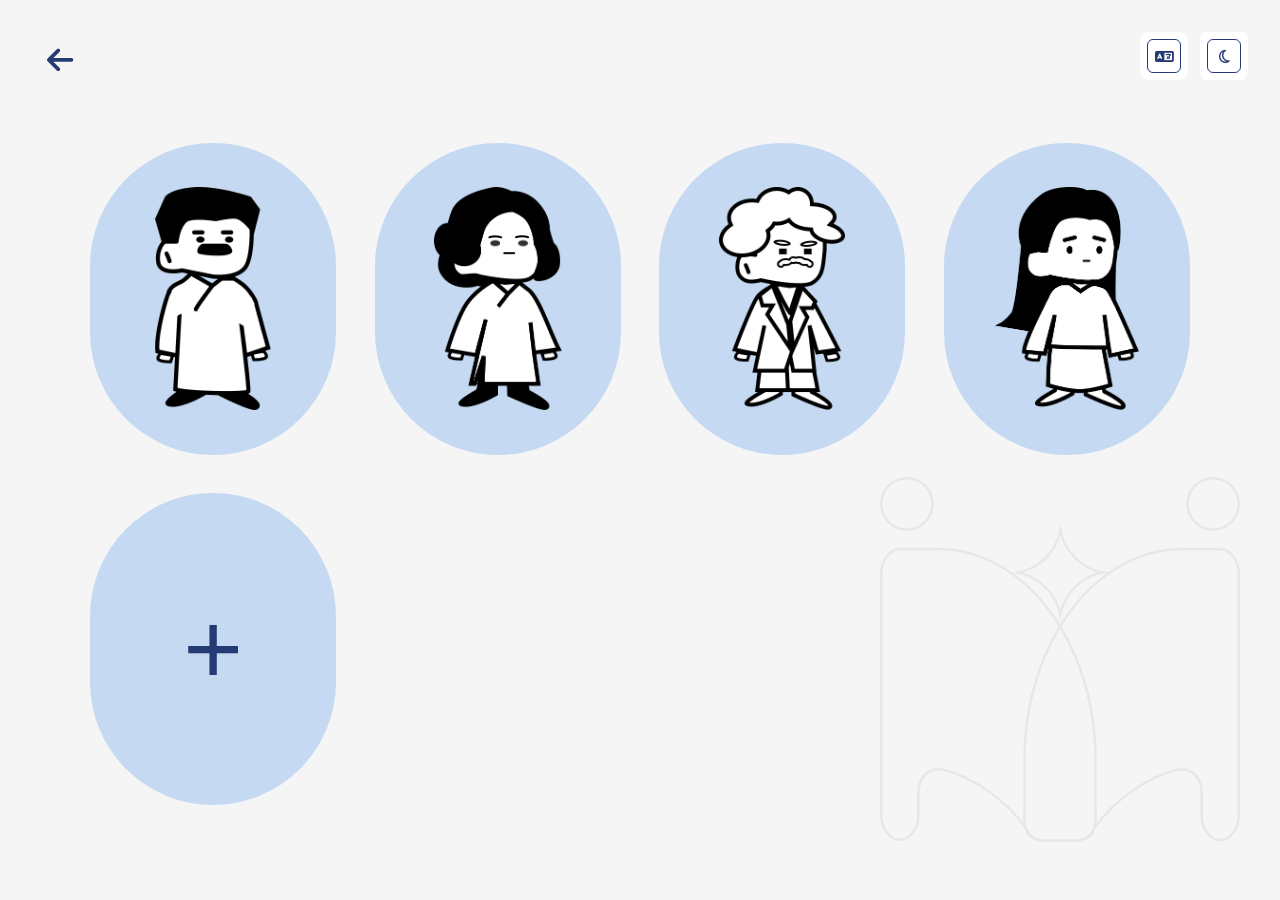
<file: frontend/role.html>
<!DOCTYPE html>
<html lang="zh-CN">
<head>
  <meta charset="UTF-8" />
  <meta name="viewport" content="width=device-width, initial-scale=1.0" />
  <title>Choose Role - Mingle Reading</title>
  <link rel="preconnect" href="https://fonts.googleapis.com" />
  <link rel="preconnect" href="https://fonts.gstatic.com" crossorigin />
  <link href="https://fonts.googleapis.com/css2?family=Cormorant+Garamond:wght@500;600&family=Noto+Serif+SC:wght@400;500;600&display=swap" rel="stylesheet" />
  <link rel="stylesheet" href="https://cdnjs.cloudflare.com/ajax/libs/font-awesome/6.5.1/css/all.min.css" />
  <style>
    :root {
      --active-text: #253B74;
      --page-bg: #F5F5F5;
      --role-card: #C5DAF2;
      --role-card-hover: #E6EBFB;
      --text-primary: #1E1B18;
    }

    * {
      box-sizing: border-box;
    }

    html,
    body {
      margin: 0;
      min-height: 100%;
    }

    body {
      min-height: 100vh;
      overflow: hidden;
      background: var(--page-bg);
      color: var(--text-primary);
      font-family: "Noto Serif SC", "Cormorant Garamond", Georgia, serif;
      font-weight: 400;
    }

    .role-page {
      position: relative;
      display: flex;
      min-height: 100vh;
      align-items: center;
      justify-content: center;
      overflow: hidden;
      padding: 120px 56px 72px;
      background: var(--page-bg);
    }

    .back-arrow {
      position: absolute;
      top: 34px;
      left: 34px;
      z-index: 4;
      display: grid;
      width: 52px;
      height: 52px;
      place-items: center;
      border-radius: 8px;
      color: var(--active-text);
      text-decoration: none;
      transition: background 0.2s ease, transform 0.2s ease;
    }

    .back-arrow:hover {
      background: rgba(255, 255, 255, 0.78);
      transform: translateX(-2px);
    }

    .back-arrow i {
      font-size: 30px;
    }

    .main-actions {
      position: absolute;
      top: 32px;
      right: 32px;
      z-index: 4;
      display: flex;
      align-items: center;
      gap: 12px;
    }

    .action-button {
      position: relative;
      display: flex;
      width: 48px;
      height: 48px;
      align-items: center;
      justify-content: center;
      border: 0;
      border-radius: 8px;
      background: #FFFFFF;
      color: var(--active-text);
      cursor: pointer;
      transition: box-shadow 0.2s ease, transform 0.2s ease;
    }

    .action-button::before {
      position: absolute;
      inset: 7px;
      border: 1px solid var(--active-text);
      border-radius: 6px;
      content: "";
      pointer-events: none;
    }

    .action-button:hover {
      box-shadow: 4px 6px 14px rgba(77, 88, 124, 0.12);
      transform: translateY(-1px);
    }

    .action-button i {
      z-index: 1;
      color: var(--active-text);
      font-size: 15px;
    }

    .main-watermark {
      position: absolute;
      right: 40px;
      bottom: 32px;
      z-index: 0;
      display: grid;
      width: min(360px, 42vw);
      aspect-ratio: 1 / 1.16;
      place-items: center;
      pointer-events: none;
    }

    .main-watermark img {
      width: 100%;
      height: auto;
      object-fit: contain;
    }

    .role-grid {
      position: relative;
      z-index: 2;
      display: grid;
      width: min(100%, 1100px);
      grid-template-columns: repeat(4, minmax(0, 1fr));
      gap: clamp(22px, 3vw, 40px);
    }

    .role-card {
      position: relative;
      display: grid;
      aspect-ratio: 306 / 388;
      place-items: center;
      border: 0;
      border-radius: 200px;
      background: var(--role-card);
      cursor: pointer;
      transition: background 0.2s ease, box-shadow 0.2s ease, transform 0.2s ease;
    }

    .role-card:hover,
    .role-card:focus-visible {
      background: var(--role-card-hover);
      box-shadow: 0 18px 36px rgba(77, 88, 124, 0.16);
      transform: translateY(-3px);
      outline: 0;
    }

    .role-card img {
      display: block;
      width: min(68%, 190px);
      max-height: 72%;
      object-fit: contain;
    }

    .role-card .custom-role-preview {
      position: relative;
      width: min(68%, 190px);
      aspect-ratio: 240 / 366;
      --custom-role-offset-x: -3.333%;
    }

    .role-card .custom-role-preview img.custom-role-layer {
      position: absolute;
      left: 0;
      top: 0;
      display: block;
      width: 100%;
      max-height: none;
      height: auto;
      object-fit: contain;
      transform: none;
    }

    .role-card .custom-role-preview img.custom-role-layer:not(.custom-role-original) {
      left: var(--custom-role-offset-x);
    }

    .role-card .custom-role-preview img.custom-role-original {
      z-index: 0;
    }

    .role-card .custom-role-preview img.custom-role-hair {
      top: 0;
      z-index: 6;
    }

    .role-card .custom-role-preview img.custom-role-brow {
      top: 23.8%;
      z-index: 7;
    }

    .role-card .custom-role-preview img.custom-role-eye {
      top: 26.78%;
      z-index: 7;
    }

    .role-card .custom-role-preview img.custom-role-blush {
      top: 31.97%;
      z-index: 7;
    }

    .role-card .custom-role-preview img.custom-role-mouth {
      top: 31.42%;
      z-index: 7;
    }

    .role-card .custom-role-preview img.custom-role-clothesTop {
      top: 39.07%;
      z-index: 3;
    }

    .role-card .custom-role-preview img.custom-role-clothesBottom {
      top: 39.07%;
      z-index: 2;
    }

    .role-card[aria-busy="true"] {
      cursor: wait;
      opacity: 0.72;
    }

    .create-role-card {
      color: var(--active-text);
      font-size: clamp(64px, 8vw, 104px);
      font-weight: 400;
      line-height: 1;
    }

    .delete-custom-role {
      position: absolute;
      right: 22px;
      bottom: 22px;
      z-index: 4;
      border: 0;
      border-radius: 8px;
      background: #253B74;
      color: #FFFFFF;
      cursor: pointer;
      padding: 8px 14px;
      font: inherit;
      font-size: 14px;
      box-shadow: 0 10px 20px rgba(37, 59, 116, 0.22);
    }

    @media (max-width: 1023px) {
      .role-page {
        padding: 112px 32px 56px;
      }

      .role-grid {
        grid-template-columns: repeat(2, minmax(0, 1fr));
        width: min(100%, 680px);
      }
    }

    @media (max-width: 620px) {
      body {
        overflow-y: auto;
      }

      .role-page {
        min-height: 100vh;
        padding: 104px 18px 40px;
      }

      .back-arrow {
        top: 20px;
        left: 18px;
        width: 46px;
        height: 46px;
      }

      .back-arrow i {
        font-size: 26px;
      }

      .main-actions {
        top: 20px;
        right: 18px;
        gap: 8px;
      }

      .action-button {
        width: 44px;
        height: 44px;
      }

      .main-watermark {
        right: 18px;
        bottom: 24px;
        width: 76vw;
      }

      .role-grid {
        grid-template-columns: 1fr;
        width: min(100%, 306px);
      }
    }
  </style>
</head>
<body>
  <main class="role-page" aria-label="Choose reading role">
    <a class="back-arrow" href="index.html" aria-label="返回上一页" data-back-arrow>
      <i class="fa-solid fa-arrow-left" aria-hidden="true"></i>
    </a>

    <div class="main-actions" aria-label="Page controls">
      <button class="action-button" type="button" aria-label="Switch language">
        <i class="fa-solid fa-language" aria-hidden="true"></i>
      </button>
      <button class="action-button" type="button" aria-label="Switch dark mode">
        <i class="fa-regular fa-moon" aria-hidden="true"></i>
      </button>
    </div>

    <div class="main-watermark" aria-hidden="true">
      <img src="watermark.png" alt="" />
    </div>

    <section class="role-grid" aria-label="Role options">
      <button class="role-card" type="button" data-persona-id="persona_lu_xun" aria-label="Lu Xun literary guide">
        <img src="celebrity_Luxun.png" alt="" />
      </button>
      <button class="role-card" type="button" data-persona-id="persona_zhang_ailing" aria-label="Eileen Chang literary guide">
        <img src="celebrity_EileenChang.png" alt="" />
      </button>
      <button class="role-card" type="button" data-persona-id="persona_mark_twain" aria-label="Mark Twain literary guide">
        <img src="celebrity_MarkTwain.png" alt="" />
      </button>
      <button class="role-card" type="button" data-persona-id="neutral" aria-label="Neutral literary guide">
        <img src="character_user.png" alt="" />
      </button>
      <button class="role-card create-role-card" type="button" aria-label="Create new role">
        <span aria-hidden="true">+</span>
      </button>
    </section>
  </main>

  <script>
    const fallbackBookId = decodeURIComponent("%E4%B8%80%E5%8F%AA%E7%89%B9%E7%AB%8B%E7%8B%AC%E8%A1%8C%E7%9A%84%E7%8C%AA-%E7%8E%8B%E5%B0%8F%E6%B3%A2");
    const params = new URLSearchParams(window.location.search);
    const roleMode = params.get("mode") === "reader" ? "reader" : "profile";
    const requestedBookId = params.get("book_id") || fallbackBookId;
    const returnTarget = params.get("return") || (roleMode === "reader" ? "aPig.html" : "index.html");
    const profilePages = {
      persona_lu_xun: "Luxun.html",
    };
    document.querySelector("[data-back-arrow]").href = returnTarget;

    function openPersonaProfile(personaId) {
      const profilePage = profilePages[personaId];
      if (profilePage) {
        window.location.href = profilePage;
      }
    }

    async function startReadingWithPersona(personaId, card) {
      const bookId = requestedBookId;
      const customRoleId = card.dataset.customRoleId || "";
      card.setAttribute("aria-busy", "true");

      try {
        const response = await fetch(`/api/persona-agents/${encodeURIComponent(personaId)}`);
        if (!response.ok && personaId !== "neutral") {
          throw new Error(`persona ${personaId} is not available`);
        }

        window.localStorage.setItem("mingle:selectedPersonaId", personaId);
        window.localStorage.setItem("mingle:selectedBookId", bookId);
        if (customRoleId) {
          window.localStorage.setItem("mingle:selectedCustomRoleId", customRoleId);
        } else {
          window.localStorage.removeItem("mingle:selectedCustomRoleId");
        }
        const customRoleParam = customRoleId ? `&custom_role_id=${encodeURIComponent(customRoleId)}` : "";
        window.location.href = `read.html?book_id=${encodeURIComponent(bookId)}&persona_id=${encodeURIComponent(personaId)}${customRoleParam}`;
      } catch (error) {
        console.error(error);
        card.removeAttribute("aria-busy");
      }
    }

    async function chooseLiteraryGuide(card) {
      const personaId = card.dataset.personaId;
      if (roleMode === "reader") {
        await startReadingWithPersona(personaId, card);
        return;
      }
      openPersonaProfile(personaId);
    }

    document.querySelectorAll(".role-card[data-persona-id]").forEach((card) => {
      card.addEventListener("click", () => chooseLiteraryGuide(card));
    });

    function renderCustomRoles() {
      const grid = document.querySelector(".role-grid");
      const createCard = document.querySelector(".create-role-card");
      const customRoles = JSON.parse(window.localStorage.getItem("mingle:customRoles") || "[]");
      document.querySelectorAll("[data-custom-role-id]").forEach((node) => node.remove());
      customRoles.forEach((role) => {
        const button = document.createElement("button");
        button.className = "role-card";
        button.type = "button";
        button.dataset.customRoleId = role.id;
        button.dataset.personaId = "neutral";
        button.setAttribute("aria-label", role.name || "自定义形象");
        button.innerHTML = role.preview || `<img src="character_user.png" alt="" />`;
        button.addEventListener("click", (event) => {
          if (event.target.closest(".delete-custom-role")) return;
          chooseLiteraryGuide(button);
        });
        button.addEventListener("contextmenu", (event) => {
          event.preventDefault();
          document.querySelectorAll(".delete-custom-role").forEach((node) => node.remove());
          const deleteButton = document.createElement("button");
          deleteButton.className = "delete-custom-role";
          deleteButton.type = "button";
          deleteButton.textContent = "删除";
          deleteButton.addEventListener("click", (deleteEvent) => {
            deleteEvent.stopPropagation();
            const latestRoles = JSON.parse(window.localStorage.getItem("mingle:customRoles") || "[]");
            const nextRoles = latestRoles.filter((item) => item.id !== role.id);
            window.localStorage.setItem("mingle:customRoles", JSON.stringify(nextRoles));
            if (window.localStorage.getItem("mingle:selectedCustomRoleId") === role.id) {
              window.localStorage.removeItem("mingle:selectedCustomRoleId");
            }
            renderCustomRoles();
          });
          button.appendChild(deleteButton);
        });
        grid.insertBefore(button, createCard);
      });
    }

    document.addEventListener("click", (event) => {
      if (event.target.closest(".delete-custom-role")) return;
      document.querySelectorAll(".delete-custom-role").forEach((node) => node.remove());
    });

    document.querySelector(".create-role-card").addEventListener("click", () => {
      const target = new URL("personalization.html", window.location.href);
      target.searchParams.set("mode", roleMode);
      if (requestedBookId) {
        target.searchParams.set("book_id", requestedBookId);
      }
      if (returnTarget) {
        target.searchParams.set("return", returnTarget);
      }
      window.location.href = `${target.pathname}${target.search}`;
    });
    renderCustomRoles();
  </script>
</body>
</html>
</file>
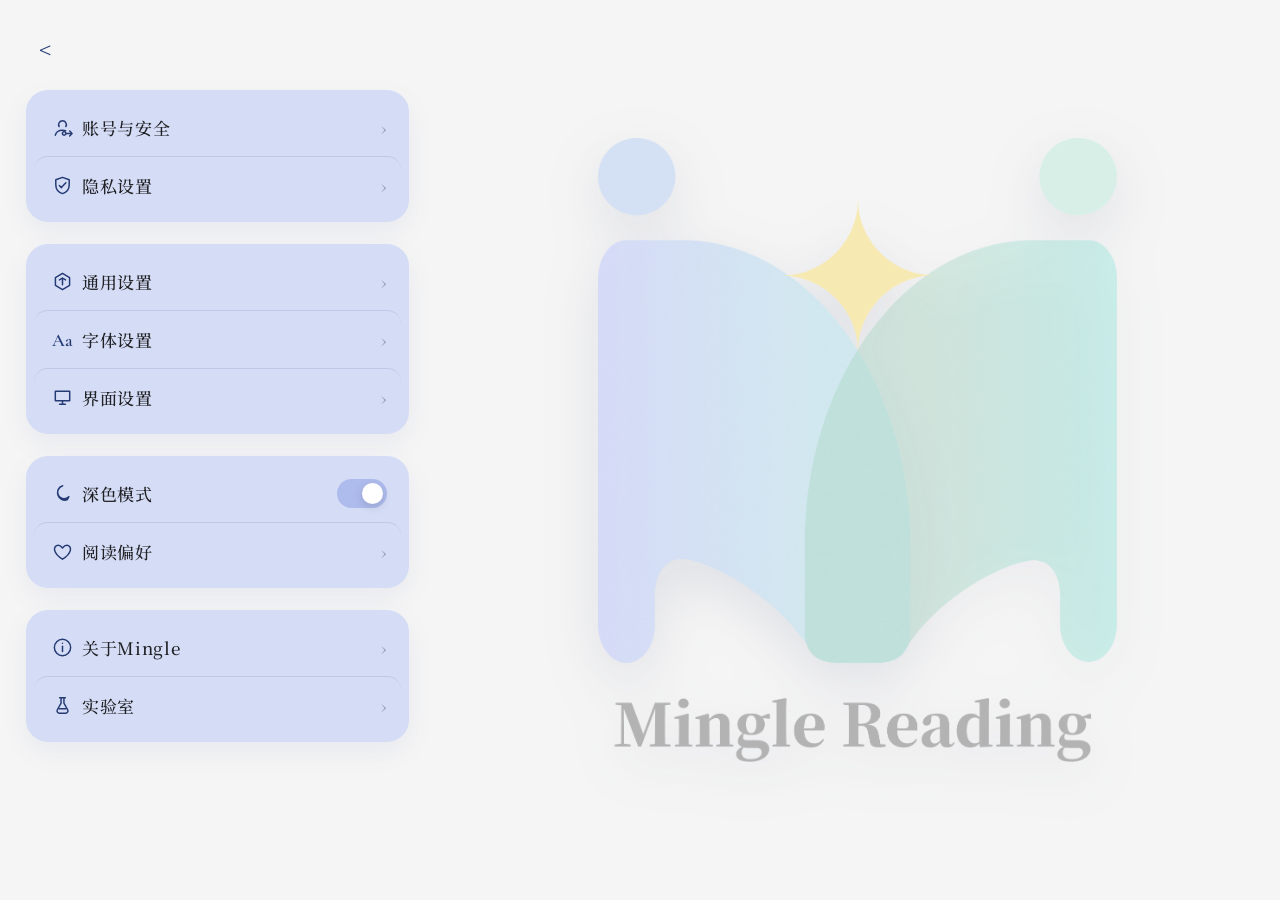
<file: frontend/user-settings.html>
<!DOCTYPE html>
<html lang="zh-CN">
<head>
  <meta charset="UTF-8" />
  <meta name="viewport" content="width=device-width, initial-scale=1.0" />
  <title>用户设置 - Mingle Reading</title>
  <link rel="preconnect" href="https://fonts.googleapis.com" />
  <link rel="preconnect" href="https://fonts.gstatic.com" crossorigin />
  <link href="https://fonts.googleapis.com/css2?family=Cormorant+Garamond:wght@500;600&family=Noto+Serif+SC:wght@400;500;600&display=swap" rel="stylesheet" />
  <style>
    :root {
      --page-bg: #F5F5F5;
      --sidebar-bg: #F5F5F5;
      --card-bg: #D5DCF6;
      --active-bg: #DDE7FF;
      --text-primary: #202124;
      --text-secondary: #666B76;
      --text-muted: #9298A6;
      --theme: #253B74;
      --theme-soft: #AEBBED;
      --line: rgba(37, 59, 116, 0.12);
      --surface: rgba(255, 255, 255, 0.78);
      --shadow: 0 18px 44px rgba(72, 82, 120, 0.1);
      --serif-cn: "Songti SC", "STSong", "SimSun", "Noto Serif SC", serif;
      --serif-title: "Cormorant Garamond", "Times New Roman", "Songti SC", serif;
    }

    * {
      box-sizing: border-box;
    }

    body {
      margin: 0;
      min-height: 100vh;
      overflow: hidden;
      background: var(--page-bg);
      color: var(--text-primary);
      font-family: var(--serif-cn);
      font-weight: 400;
    }

    button,
    select,
    input {
      font: inherit;
    }

    .container {
      display: flex;
      width: 100vw;
      height: 100vh;
      background: var(--page-bg);
    }

    .sidebar {
      flex: 0 0 34%;
      max-width: 440px;
      min-width: 320px;
      height: 100vh;
      padding: 28px 26px 34px;
      overflow-y: auto;
      background: var(--sidebar-bg);
      box-shadow: 10px 0 30px rgba(72, 82, 120, 0.08);
    }

    .back-button {
      display: inline-flex;
      align-items: center;
      justify-content: center;
      width: 38px;
      height: 38px;
      margin-bottom: 24px;
      border-radius: 12px;
      color: var(--theme);
      font-family: var(--serif-title);
      font-size: 30px;
      line-height: 1;
      text-decoration: none;
      transition: background 0.18s ease, transform 0.18s ease;
    }

    .back-button:hover {
      background: rgba(255, 255, 255, 0.65);
      transform: translateX(-2px);
    }

    .settings-nav {
      display: grid;
      gap: 22px;
    }

    .menu-group {
      display: grid;
      gap: 0;
      padding: 8px;
      border-radius: 22px;
      background: var(--card-bg);
      box-shadow: 0 10px 26px rgba(89, 108, 176, 0.08);
      overflow: hidden;
    }

    .menu-item {
      display: grid;
      grid-template-columns: 34px minmax(0, 1fr) auto;
      align-items: center;
      width: 100%;
      min-height: 58px;
      padding: 0 14px;
      border: 0;
      border-radius: 14px;
      background: transparent;
      color: var(--text-primary);
      text-align: left;
      cursor: pointer;
      transition: background 0.18s ease, transform 0.18s ease, box-shadow 0.18s ease;
    }

    .menu-item:hover {
      background: rgba(255, 255, 255, 0.56);
      transform: translateX(2px);
    }

    .menu-item.active {
      background: var(--active-bg);
      box-shadow: 0 8px 22px rgba(89, 108, 176, 0.13);
    }

    .menu-item + .menu-item {
      border-top: 1px solid var(--line);
    }

    .menu-icon {
      display: inline-flex;
      align-items: center;
      justify-content: center;
      width: 28px;
      height: 28px;
      border-radius: 10px;
      color: var(--theme);
      font-family: var(--serif-title);
      font-size: 18px;
      font-weight: 600;
    }

    .menu-icon svg {
      display: block;
      width: 23px;
      height: 23px;
      fill: none;
      stroke: currentColor;
      stroke-width: 1.55;
      stroke-linecap: round;
      stroke-linejoin: round;
    }

    .menu-text {
      min-width: 0;
      color: var(--text-primary);
      font-size: 17px;
      font-weight: 500;
      letter-spacing: 0.04em;
    }

    .menu-arrow {
      color: var(--text-muted);
      font-family: var(--serif-title);
      font-size: 24px;
      font-weight: 300;
    }

    .toggle {
      position: relative;
      display: inline-block;
      width: 50px;
      height: 29px;
    }

    .toggle input {
      position: absolute;
      opacity: 0;
      pointer-events: none;
    }

    .switch {
      position: absolute;
      inset: 0;
      border-radius: 999px;
      background: #D7DAE3;
      cursor: pointer;
      transition: background 0.18s ease;
    }

    .switch::after {
      position: absolute;
      top: 4px;
      left: 4px;
      width: 21px;
      height: 21px;
      border-radius: 50%;
      background: #FFFFFF;
      box-shadow: 0 3px 8px rgba(70, 76, 92, 0.22);
      content: "";
      transition: transform 0.18s ease;
    }

    .toggle input:checked + .switch {
      background: var(--theme-soft);
    }

    .toggle input:checked + .switch::after {
      transform: translateX(21px);
    }

    .content {
      position: relative;
      display: grid;
      flex: 1;
      min-width: 0;
      height: 100vh;
      align-content: center;
      justify-content: center;
      padding: 56px clamp(32px, 6vw, 88px);
      overflow-y: auto;
      background: var(--page-bg);
    }

    .brand-area {
      display: grid;
      place-items: center;
      width: min(720px, 74vw);
      min-height: 60vh;
    }

    .brand-area.hidden {
      display: none;
    }

    .brand-logo {
      display: block;
      width: min(560px, 72%);
      height: auto;
      object-fit: contain;
      filter: drop-shadow(0 18px 28px rgba(72, 82, 120, 0.12));
    }

    .setting-panel {
      display: none;
      width: min(100%, 760px);
      padding: 30px 32px;
      border: 1px solid rgba(153, 166, 191, 0.18);
      border-radius: 24px;
      background: var(--surface);
      box-shadow: var(--shadow);
      backdrop-filter: blur(10px);
    }

    .setting-panel.active {
      display: block;
    }

    .setting-panel h1 {
      margin: 0 0 22px;
      color: var(--theme);
      font-family: var(--serif-cn);
      font-size: 28px;
      font-weight: 600;
      letter-spacing: 0.08em;
    }

    .setting-row {
      display: grid;
      grid-template-columns: minmax(140px, 1fr) minmax(160px, 1.4fr) auto;
      align-items: center;
      gap: 18px;
      min-height: 62px;
      padding: 14px 0;
      border-bottom: 1px solid rgba(37, 59, 116, 0.1);
    }

    .setting-row:last-child {
      border-bottom: 0;
    }

    .label {
      color: var(--text-primary);
      font-size: 16px;
      font-weight: 500;
      letter-spacing: 0.03em;
    }

    .value {
      color: var(--text-secondary);
      font-size: 15px;
      letter-spacing: 0.02em;
    }

    .setting-panel button {
      min-width: 68px;
      height: 36px;
      border: 1px solid rgba(37, 59, 116, 0.2);
      border-radius: 10px;
      background: #FFFFFF;
      color: var(--theme);
      cursor: pointer;
    }

    select {
      width: min(100%, 230px);
      height: 39px;
      padding: 0 12px;
      border: 1px solid rgba(37, 59, 116, 0.18);
      border-radius: 10px;
      background: #FFFFFF;
      color: var(--text-primary);
    }

    input[type="range"] {
      width: min(100%, 220px);
      accent-color: var(--theme-soft);
    }

    .range-value,
    .setting-panel a {
      color: var(--theme);
      font-size: 14px;
      text-decoration: none;
    }

    @media (max-width: 860px) {
      body {
        overflow: auto;
      }

      .container {
        display: block;
        height: auto;
        min-height: 100vh;
      }

      .sidebar {
        width: 100%;
        max-width: none;
        min-width: 0;
        height: auto;
      }

      .content {
        height: auto;
        min-height: 58vh;
        padding: 32px 20px;
      }

      .brand-area {
        width: 100%;
        min-height: 42vh;
      }

      .brand-logo {
        width: min(420px, 84%);
      }

      .setting-row {
        grid-template-columns: 1fr;
        gap: 10px;
      }
    }
  </style>
</head>
<body>
  <div class="container">
    <aside class="sidebar">
      <a class="back-button" href="index.html" aria-label="返回首页">&lt;</a>

      <nav class="settings-nav" aria-label="用户设置菜单">
        <section class="menu-group" aria-label="账号相关">
          <button class="menu-item" type="button" data-panel="panel-account">
            <span class="menu-icon" aria-hidden="true">
              <svg viewBox="0 0 24 24"><path d="M8.5 11a4 4 0 1 1 7 0"/><path d="M4.5 20c.8-3.4 3.4-5.2 7.5-5.2 1.2 0 2.3.2 3.3.6"/><path d="M16 18.2h5"/><path d="M19.5 15.6 22 18.2l-2.5 2.6"/><path d="M15.5 18.2a1.8 1.8 0 1 1 0-.1"/></svg>
            </span>
            <span class="menu-text">账号与安全</span>
            <span class="menu-arrow">›</span>
          </button>
          <button class="menu-item" type="button" data-panel="panel-privacy">
            <span class="menu-icon" aria-hidden="true">
              <svg viewBox="0 0 24 24"><path d="M12 3.5 19 6v5.2c0 4.5-2.6 7.8-7 9.3-4.4-1.5-7-4.8-7-9.3V6l7-2.5Z"/><path d="m8.7 12.1 2.1 2.1 4.7-5"/></svg>
            </span>
            <span class="menu-text">隐私设置</span>
            <span class="menu-arrow">›</span>
          </button>
        </section>

        <section class="menu-group" aria-label="通用设置">
          <button class="menu-item" type="button" data-panel="panel-general">
            <span class="menu-icon" aria-hidden="true">
              <svg viewBox="0 0 24 24"><path d="M12 3.5 19.4 8v8L12 20.5 4.6 16V8L12 3.5Z"/><path d="M12 8.5v7"/><path d="M8.8 10.4 12 8.5l3.2 1.9"/></svg>
            </span>
            <span class="menu-text">通用设置</span>
            <span class="menu-arrow">›</span>
          </button>
          <button class="menu-item" type="button" data-panel="panel-font">
            <span class="menu-icon" aria-hidden="true">Aa</span>
            <span class="menu-text">字体设置</span>
            <span class="menu-arrow">›</span>
          </button>
          <button class="menu-item" type="button" data-panel="panel-interface">
            <span class="menu-icon" aria-hidden="true">
              <svg viewBox="0 0 24 24"><path d="M4.5 5.5h15v10h-15z"/><path d="M9 19h6"/><path d="M12 15.5V19"/></svg>
            </span>
            <span class="menu-text">界面设置</span>
            <span class="menu-arrow">›</span>
          </button>
        </section>

        <section class="menu-group" aria-label="偏好设置">
          <div class="menu-item" role="button" tabindex="0" data-panel="panel-darkmode">
            <span class="menu-icon" aria-hidden="true">
              <svg viewBox="0 0 24 24"><path d="M16.8 18.6A7.5 7.5 0 0 1 12.2 4a6.8 6.8 0 1 0 6.4 11.3 7.4 7.4 0 0 1-1.8 3.3Z"/></svg>
            </span>
            <span class="menu-text">深色模式</span>
            <label class="toggle" aria-label="深色模式开关">
              <input type="checkbox" checked />
              <span class="switch"></span>
            </label>
          </div>
          <button class="menu-item" type="button" data-panel="panel-reading">
            <span class="menu-icon" aria-hidden="true">
              <svg viewBox="0 0 24 24"><path d="M12 20s-7-4.3-8.2-9.2C3.1 7.8 4.9 5.5 7.5 5.5c1.7 0 3.1 1 4.5 2.8 1.4-1.8 2.8-2.8 4.5-2.8 2.6 0 4.4 2.3 3.7 5.3C19 15.7 12 20 12 20Z"/></svg>
            </span>
            <span class="menu-text">阅读偏好</span>
            <span class="menu-arrow">›</span>
          </button>
        </section>

        <section class="menu-group" aria-label="关于与实验室">
          <button class="menu-item" type="button" data-panel="panel-about">
            <span class="menu-icon" aria-hidden="true">
              <svg viewBox="0 0 24 24"><circle cx="12" cy="12" r="8.5"/><path d="M12 10.8v5.4"/><path d="M12 7.6h.01"/></svg>
            </span>
            <span class="menu-text">关于Mingle</span>
            <span class="menu-arrow">›</span>
          </button>
          <button class="menu-item" type="button" data-panel="panel-labs">
            <span class="menu-icon" aria-hidden="true">
              <svg viewBox="0 0 24 24"><path d="M9 3.8h6"/><path d="M10.5 3.8v5.7l-4 7.2A2.4 2.4 0 0 0 8.6 20h6.8a2.4 2.4 0 0 0 2.1-3.3l-4-7.2V3.8"/><path d="M8.3 15.5h7.4"/></svg>
            </span>
            <span class="menu-text">实验室</span>
            <span class="menu-arrow">›</span>
          </button>
        </section>
      </nav>
    </aside>

    <main class="content">
      <section class="brand-area" aria-label="品牌展示区">
        <img class="brand-logo" src="logo.png" alt="Mingle Reading Logo" />
      </section>

      <div class="setting-panel" id="panel-account">
        <h1>账号与安全</h1>
        <div class="setting-row">
          <div class="label">手机号</div>
          <div class="value">+86 138 0000 1234</div>
          <button type="button">修改</button>
        </div>
        <div class="setting-row">
          <div class="label">邮箱</div>
          <div class="value">user_01@mingle.com</div>
          <button type="button">修改</button>
        </div>
        <div class="setting-row">
          <div class="label">密码</div>
          <div class="value">********</div>
          <button type="button">修改</button>
        </div>
      </div>

      <div class="setting-panel" id="panel-privacy">
        <h1>隐私设置</h1>
        <div class="setting-row">
          <div class="label">允许通过手机号找到我</div>
          <div class="value">开启后他人可通过手机号搜索账号</div>
          <label class="toggle">
            <input type="checkbox" checked />
            <span class="switch"></span>
          </label>
        </div>
        <div class="setting-row">
          <div class="label">允许推荐通讯录好友</div>
          <div class="value">用于优化好友推荐</div>
          <label class="toggle">
            <input type="checkbox" />
            <span class="switch"></span>
          </label>
        </div>
      </div>

      <div class="setting-panel" id="panel-general">
        <h1>通用设置</h1>
        <div class="setting-row">
          <div class="label">语言</div>
          <select>
            <option>中文（简体）</option>
            <option>English</option>
          </select>
        </div>
      </div>

      <div class="setting-panel" id="panel-font">
        <h1>字体设置</h1>
        <div class="setting-row">
          <div class="label">正文字号</div>
          <input id="font-size-range" type="range" min="14" max="20" step="1" value="16" />
          <span class="range-value" id="font-size-value">16px</span>
        </div>
        <div class="setting-row">
          <div class="label">字体</div>
          <select>
            <option>系统默认</option>
            <option>宋体</option>
            <option>黑体</option>
          </select>
        </div>
      </div>

      <div class="setting-panel" id="panel-interface">
        <h1>界面设置</h1>
        <div class="setting-row">
          <div class="label">布局密度</div>
          <select>
            <option>紧凑</option>
            <option selected>舒适</option>
            <option>宽松</option>
          </select>
        </div>
      </div>

      <div class="setting-panel" id="panel-darkmode">
        <h1>深色模式</h1>
        <div class="setting-row">
          <div class="label">外观</div>
          <select>
            <option>跟随系统</option>
            <option>浅色模式</option>
            <option>深色模式</option>
          </select>
        </div>
      </div>

      <div class="setting-panel" id="panel-reading">
        <h1>阅读偏好</h1>
        <div class="setting-row">
          <div class="label">默认字体</div>
          <select>
            <option>系统默认</option>
          </select>
        </div>
        <div class="setting-row">
          <div class="label">行高</div>
          <input type="range" min="1.2" max="2.0" step="0.1" value="1.5" />
          <span class="range-value">1.5</span>
        </div>
        <div class="setting-row">
          <div class="label">翻页效果</div>
          <select>
            <option>滑动</option>
            <option>仿真</option>
            <option>无</option>
          </select>
        </div>
      </div>

      <div class="setting-panel" id="panel-about">
        <h1>关于Mingle</h1>
        <div class="setting-row">
          <div class="label">版本</div>
          <div class="value">v2.0.0 (build 42)</div>
        </div>
        <div class="setting-row">
          <div class="label">隐私政策</div>
          <a href="#">查看</a>
        </div>
        <div class="setting-row">
          <div class="label">用户协议</div>
          <a href="#">查看</a>
        </div>
      </div>

      <div class="setting-panel" id="panel-labs">
        <h1>实验室</h1>
        <div class="setting-row">
          <div class="label">AI摘要</div>
          <div class="value">为长篇内容生成摘要</div>
          <label class="toggle">
            <input type="checkbox" />
            <span class="switch"></span>
          </label>
        </div>
        <div class="setting-row">
          <div class="label">语音朗读</div>
          <div class="value">实验性文本转语音功能</div>
          <label class="toggle">
            <input type="checkbox" checked />
            <span class="switch"></span>
          </label>
        </div>
      </div>
    </main>
  </div>

  <script>
    const menuItems = document.querySelectorAll(".settings-nav .menu-item");
    const panels = document.querySelectorAll(".setting-panel");
    const brandArea = document.querySelector(".brand-area");

    function showPanel(panelId) {
      brandArea.classList.add("hidden");

      panels.forEach((panel) => {
        panel.classList.toggle("active", panel.id === panelId);
      });

      menuItems.forEach((item) => {
        item.classList.toggle("active", item.dataset.panel === panelId);
      });
    }

    menuItems.forEach((item) => {
      item.addEventListener("click", () => {
        showPanel(item.dataset.panel);
      });

      item.addEventListener("keydown", (event) => {
        if (event.key === "Enter" || event.key === " ") {
          event.preventDefault();
          showPanel(item.dataset.panel);
        }
      });
    });

    document.querySelectorAll(".toggle").forEach((toggle) => {
      toggle.addEventListener("click", (event) => {
        event.stopPropagation();
      });
    });

    const fontSizeRange = document.querySelector("#font-size-range");
    const fontSizeValue = document.querySelector("#font-size-value");

    fontSizeRange.addEventListener("input", () => {
      fontSizeValue.textContent = `${fontSizeRange.value}px`;
    });
  </script>
</body>
</html>
</file>
